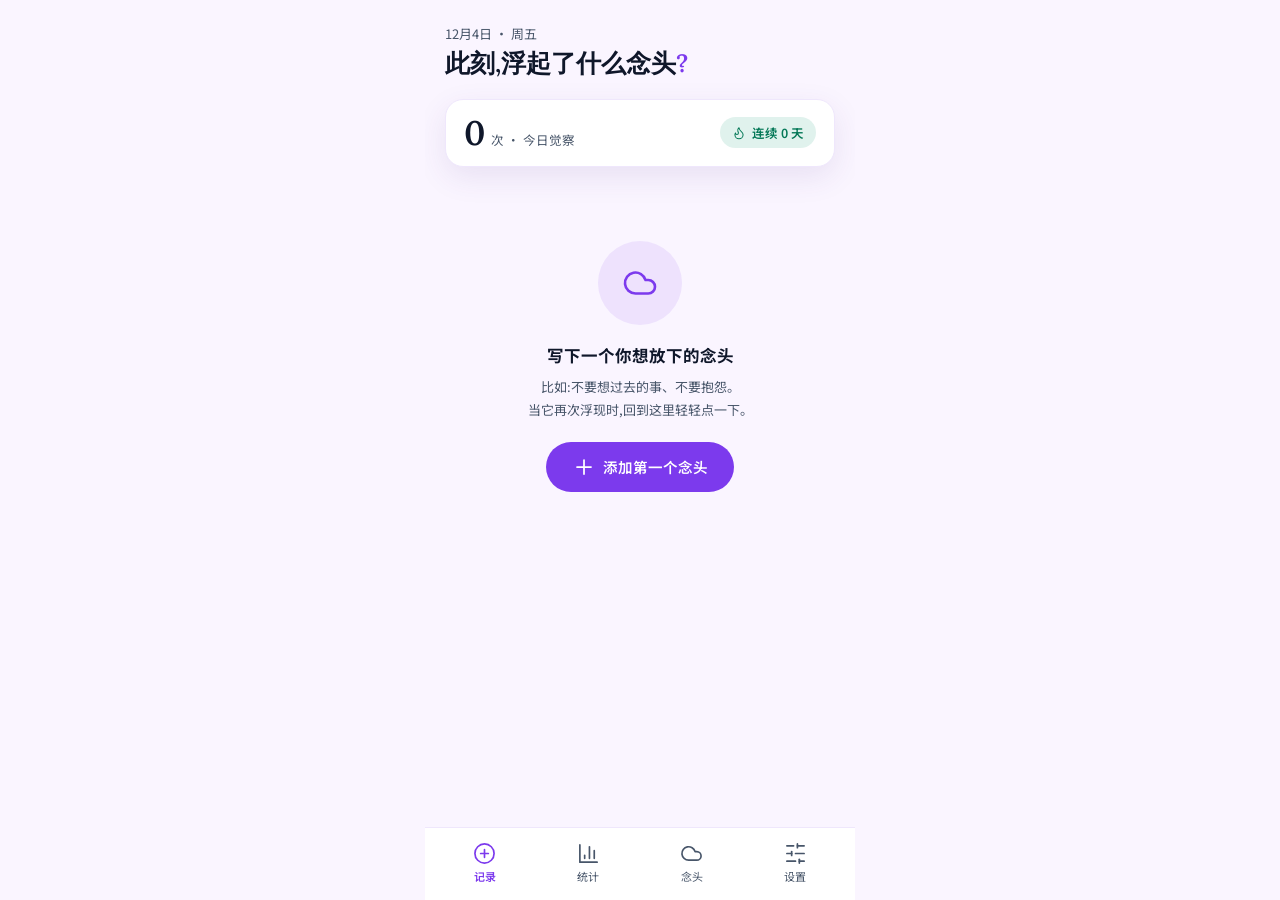
<file: index.html>
<!DOCTYPE html>
<html lang="zh-CN" data-theme="light">
<head>
<meta charset="UTF-8">
<meta name="viewport" content="width=device-width, initial-scale=1.0, viewport-fit=cover">
<title>止念 · 念头计数器</title>
<link rel="manifest" href="manifest.json">
<meta name="theme-color" content="#7C3AED">
<link rel="icon" href="icons/icon-192.png">

<!-- 字体:本地化(Lora + Noto Sans SC 的 woff2 在 fonts/,清单见 css/fonts.css),不访问任何 CDN -->

<!-- ========== 样式:按编号顺序引入(编号即依赖顺序) ========== -->
<link rel="stylesheet" href="css/fonts.css">              <!-- 本地字体 @font-face 清单 -->
<link rel="stylesheet" href="css/01-tokens.css">          <!-- 颜色变量 -->
<link rel="stylesheet" href="css/02-base.css">            <!-- 基础布局:App容器/Tab栏 -->
<link rel="stylesheet" href="css/03-components.css">      <!-- 通用小组件 -->
<link rel="stylesheet" href="css/04-page-home.css">       <!-- 记录页 -->
<link rel="stylesheet" href="css/05-page-stats.css">      <!-- 统计页 -->
<link rel="stylesheet" href="css/06-page-thoughts.css">   <!-- 念头管理页 -->
<link rel="stylesheet" href="css/07-page-detail.css">     <!-- 念头详情页 -->
<link rel="stylesheet" href="css/08-page-settings.css">   <!-- 设置页 -->
<link rel="stylesheet" href="css/09-sheet.css">           <!-- 底部弹层(添加/确认) -->
<link rel="stylesheet" href="css/10-snackbar.css">        <!-- 提示条 -->
</head>
<body>

<!-- ================= App 本体(手机上全屏,电脑上居中成手机宽度) ================= -->
<div class="app" id="app">

  <!-- 五个页面容器:里面的内容由 js/05~10 各自的页面文件动态渲染 -->
  <section class="screen active" id="scr-home"></section>     <!-- 记录(首页) -->
  <section class="screen" id="scr-stats"></section>           <!-- 统计 -->
  <section class="screen" id="scr-thoughts"></section>        <!-- 念头管理 -->
  <section class="screen no-pad-b" id="scr-detail"></section> <!-- 念头详情 -->
  <section class="screen no-pad-b" id="scr-archive"></section><!-- 归档列表 -->
  <section class="screen" id="scr-settings"></section>        <!-- 设置 -->

  <!-- 添加念头:悬浮圆钮(念头页右下角,只在念头页显示,js/16-app.js 控制) -->
  <button class="fab" id="addFab" data-action="open-sheet" aria-label="添加念头">
    <span data-ic="plus"></span>
  </button>

  <!-- 底部 Tab 栏(详情页/归档页时会隐藏) -->
  <nav class="tabbar" id="tabbar">
    <button class="tab on" data-go="home"><span data-ic="tabcount"></span>记录</button>
    <button class="tab" data-go="stats"><span data-ic="chart"></span>统计</button>
    <button class="tab" data-go="thoughts"><span data-ic="cloud"></span>念头</button>
    <button class="tab" data-go="settings"><span data-ic="sliders"></span>设置</button>
  </nav>

  <!-- 重命名:底部弹层(在详情页点铅笔钮打开,js/14-sheet.js 负责) -->
  <div class="sheetwrap" id="renameSheet">
    <div class="scrim" data-action="close-rename"></div>
    <div class="sheet" role="dialog" aria-modal="true" aria-label="重命名">
      <div class="grab"></div>
      <h3>改个名字</h3>
      <p class="cap">改名不影响已经记下的数据,统计原样跟着走。</p>
      <input class="field" id="renameField" type="text" maxlength="24" aria-label="新的名字">
      <div class="confirm-row" style="margin-top:16px">
        <button class="btn plain" data-action="close-rename">取消</button>
        <button class="btn" data-action="save-rename">保存</button>
      </div>
    </div>
  </div>

  <!-- 添加念头:底部弹层(默认藏在屏幕下方,js/14-sheet.js 负责开关) -->
  <div class="sheetwrap" id="sheet">
    <div class="scrim" data-action="close-sheet"></div>
    <div class="sheet" role="dialog" aria-modal="true" aria-label="添加念头">
      <div class="grab"></div>
      <h3>写下一个念头</h3>
      <p class="cap">怎么写都行,比如"不要抱怨",也可以是"一开口就想打断别人"。写下来不是为了忍住,而是为了在它再次浮现时,认得出它。</p>
      <input class="field" id="newName" type="text" placeholder="例如:不要想过去的事" maxlength="24" aria-label="念头名称">
      <div class="chips" id="chips"></div>
      <button class="btn" data-action="add-thought"><span data-ic="plus"></span>添加念头</button>
    </div>
  </div>

  <!-- 通用确认弹窗(恢复/测试数据/重置等危险操作前弹,js/14-sheet.js 负责) -->
  <div class="sheetwrap" id="confirm">
    <div class="scrim" data-action="close-confirm"></div>
    <div class="sheet" role="alertdialog" aria-modal="true" aria-label="确认操作">
      <div class="grab"></div>
      <h3 id="confirmTitle">确认</h3>
      <p class="cap" id="confirmText"></p>
      <div class="confirm-row">
        <button class="btn plain" data-action="close-confirm">取消</button>
        <button class="btn" id="confirmOk">确认</button>
      </div>
    </div>
  </div>

  <!-- Snackbar 提示条(计数后弹出,5 秒内可撤销,js/12-13 负责) -->
  <div class="snackbar" id="snack">
    <span id="snackText"></span>
    <button class="undo" id="snackUndo"><span data-ic="undo"></span>撤销</button>
  </div>
</div>

<!-- ========== 脚本:按编号顺序引入,后面的文件能用前面定义的函数/数据 ========== -->
<script src="js/01-icons.js"></script>        <!-- 图标 -->
<script src="js/02-data.js"></script>        <!-- 演示数据 -->
<script src="js/03-stats.js"></script>       <!-- 统计计算 -->
<script src="js/04-charts.js"></script>      <!-- SVG 图表 -->
<script src="js/05-page-home.js"></script>   <!-- 页面:记录 -->
<script src="js/06-page-stats.js"></script>  <!-- 页面:统计 -->
<script src="js/07-page-thoughts.js"></script><!-- 页面:念头管理 -->
<script src="js/08-page-detail.js"></script> <!-- 页面:念头详情 -->
<script src="js/09-storage.js"></script>     <!-- 数据:保存/恢复/导出/导入/重置 -->
<script src="js/10-page-settings.js"></script><!-- 页面:设置 -->
<script src="js/11-effects.js"></script>     <!-- 效果:涟漪/数字弹跳 -->
<script src="js/12-snackbar.js"></script>    <!-- 效果:提示条 -->
<script src="js/13-counter.js"></script>     <!-- 功能:计数+撤销 -->
<script src="js/14-sheet.js"></script>       <!-- 功能:弹层+确认窗 -->
<script src="js/15-theme.js"></script>       <!-- 功能:深色模式 -->
<script src="js/16-app.js"></script>         <!-- 总调度(必须最后加载) -->
<script src="js/17-pwa.js"></script>         <!-- PWA注册(独立模块,离线/添加到主屏幕) -->
</body>
</html>
</file>
